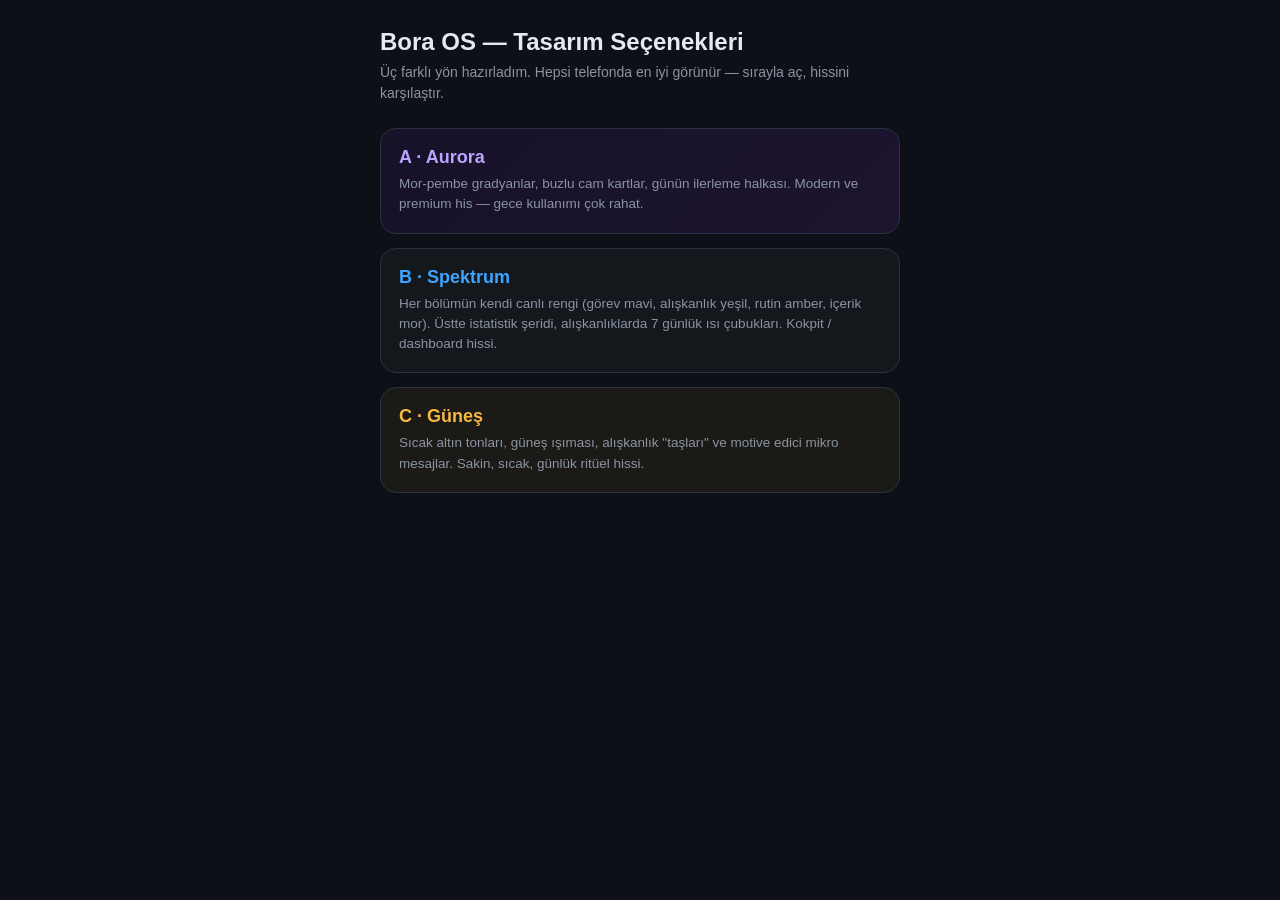
<file: mockups/index.html>
<!doctype html>
<html lang="tr">
<head>
<meta charset="utf-8">
<meta name="viewport" content="width=device-width, initial-scale=1">
<title>Bora OS — Tasarım Seçenekleri</title>
<style>
* { box-sizing: border-box; margin: 0; padding: 0; }
body { font-family: Arial, Helvetica, sans-serif; background: #0d1117; color: #e6e9ef; padding: 28px 18px; }
.wrap { max-width: 520px; margin: 0 auto; }
h1 { font-size: 24px; margin-bottom: 6px; }
p { color: #8b94a3; font-size: 14px; margin-bottom: 24px; line-height: 1.5; }
a.opt {
  display: block; text-decoration: none; color: inherit;
  border: 1px solid #2a3140; border-radius: 16px; padding: 18px; margin-bottom: 14px;
}
a.opt:active { opacity: 0.8; }
.opt h2 { font-size: 18px; margin-bottom: 6px; }
.opt .d { font-size: 13.5px; color: #8b94a3; line-height: 1.5; }
.a { background: linear-gradient(135deg, #161228, #1d1430); }
.a h2 { color: #b9a4ff; }
.b { background: #14171c; border-left: 4px solid #3da5ff; }
.b h2 { color: #3da5ff; }
.c { background: #1c1a16; }
.c h2 { color: #f5b942; }
</style>
</head>
<body>
<div class="wrap">
  <h1>Bora OS — Tasarım Seçenekleri</h1>
  <p>Üç farklı yön hazırladım. Hepsi telefonda en iyi görünür — sırayla aç, hissini karşılaştır.</p>

  <a class="opt a" href="a-aurora.html">
    <h2>A · Aurora</h2>
    <div class="d">Mor-pembe gradyanlar, buzlu cam kartlar, günün ilerleme halkası. Modern ve premium his — gece kullanımı çok rahat.</div>
  </a>

  <a class="opt b" href="b-spektrum.html">
    <h2>B · Spektrum</h2>
    <div class="d">Her bölümün kendi canlı rengi (görev mavi, alışkanlık yeşil, rutin amber, içerik mor). Üstte istatistik şeridi, alışkanlıklarda 7 günlük ısı çubukları. Kokpit / dashboard hissi.</div>
  </a>

  <a class="opt c" href="c-gunes.html">
    <h2>C · Güneş</h2>
    <div class="d">Sıcak altın tonları, güneş ışıması, alışkanlık "taşları" ve motive edici mikro mesajlar. Sakin, sıcak, günlük ritüel hissi.</div>
  </a>
</div>
</body>
</html>
</file>
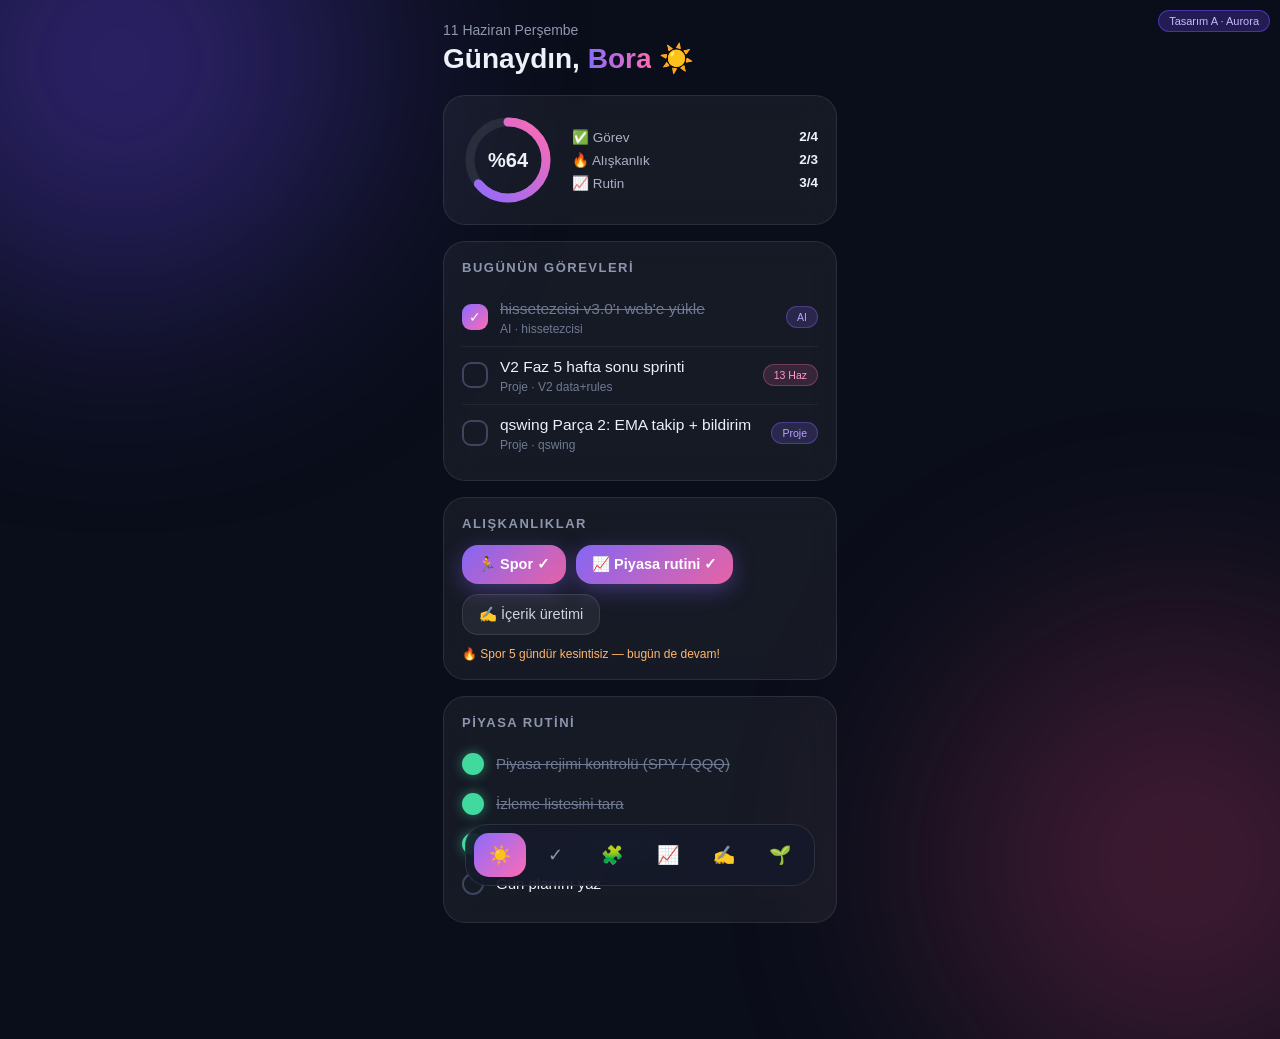
<file: mockups/a-aurora.html>
<!doctype html>
<html lang="tr">
<head>
<meta charset="utf-8">
<meta name="viewport" content="width=device-width, initial-scale=1">
<title>Tasarım A · Aurora — Bora OS</title>
<style>
* { box-sizing: border-box; margin: 0; padding: 0; }
body {
  font-family: Arial, Helvetica, sans-serif;
  background: #0a0e1a;
  color: #eef1f8;
  min-height: 100vh;
  position: relative;
  overflow-x: hidden;
}
/* arka plan ışımaları */
body::before, body::after {
  content: "";
  position: fixed;
  width: 480px; height: 480px;
  border-radius: 50%;
  filter: blur(120px);
  opacity: 0.35;
  z-index: 0;
  pointer-events: none;
}
body::before { background: #6d4aff; top: -180px; left: -120px; }
body::after { background: #ff4a8d; bottom: -200px; right: -140px; opacity: 0.22; }

.tag {
  position: fixed; top: 10px; right: 10px; z-index: 99;
  background: rgba(109,74,255,0.25); border: 1px solid rgba(109,74,255,0.5);
  color: #c9b8ff; font-size: 11px; padding: 4px 10px; border-radius: 99px;
}
.wrap { max-width: 430px; margin: 0 auto; padding: 22px 18px 100px; position: relative; z-index: 1; }

.hello { font-size: 14px; color: #8e96ad; }
h1 { font-size: 28px; margin: 4px 0 20px; }
h1 em { font-style: normal; background: linear-gradient(90deg, #8b6bff, #ff6bb3); -webkit-background-clip: text; background-clip: text; color: transparent; }

/* günün halkası */
.hero {
  display: flex; align-items: center; gap: 18px;
  background: rgba(255,255,255,0.05);
  border: 1px solid rgba(255,255,255,0.09);
  backdrop-filter: blur(14px);
  border-radius: 22px;
  padding: 18px;
  margin-bottom: 16px;
}
.ring { position: relative; width: 92px; height: 92px; }
.ring svg { transform: rotate(-90deg); }
.ring .pct {
  position: absolute; inset: 0; display: flex; align-items: center; justify-content: center;
  font-size: 20px; font-weight: bold;
}
.hero .stats { flex: 1; display: flex; flex-direction: column; gap: 7px; }
.stat { display: flex; justify-content: space-between; font-size: 13.5px; color: #aab2c7; }
.stat b { color: #eef1f8; }

.card {
  background: rgba(255,255,255,0.05);
  border: 1px solid rgba(255,255,255,0.09);
  backdrop-filter: blur(14px);
  border-radius: 22px;
  padding: 18px;
  margin-bottom: 16px;
}
.card h2 { font-size: 13px; letter-spacing: 1.5px; color: #8e96ad; margin-bottom: 14px; text-transform: uppercase; }

.task { display: flex; align-items: center; gap: 12px; padding: 10px 0; border-bottom: 1px solid rgba(255,255,255,0.06); }
.task:last-child { border-bottom: none; }
.ck {
  width: 26px; height: 26px; min-width: 26px; border-radius: 9px;
  border: 2px solid #3d465e; display: flex; align-items: center; justify-content: center;
  color: transparent; font-size: 14px;
}
.task.done .ck { background: linear-gradient(135deg, #8b6bff, #ff6bb3); border: none; color: #fff; }
.task.done .t { text-decoration: line-through; color: #707a93; }
.task .t { font-size: 15.5px; line-height: 1.35; }
.task .s { font-size: 12px; color: #707a93; margin-top: 2px; }
.pill {
  margin-left: auto; font-size: 10.5px; padding: 4px 10px; border-radius: 99px; white-space: nowrap;
  background: rgba(139,107,255,0.18); color: #b9a4ff; border: 1px solid rgba(139,107,255,0.35);
}
.pill.rose { background: rgba(255,107,179,0.14); color: #ff9cc8; border-color: rgba(255,107,179,0.3); }

/* alışkanlık çipleri */
.chips { display: flex; flex-wrap: wrap; gap: 10px; }
.chip {
  padding: 11px 16px; border-radius: 16px; font-size: 14.5px;
  background: rgba(255,255,255,0.06); border: 1px solid rgba(255,255,255,0.1); color: #cdd3e3;
}
.chip.on {
  background: linear-gradient(135deg, rgba(139,107,255,0.95), rgba(255,107,179,0.9));
  border: none; color: #fff; font-weight: bold;
  box-shadow: 0 6px 22px rgba(139,107,255,0.35);
}
.streak { font-size: 12px; color: #ffb86b; margin-top: 12px; }

/* rutin */
.rut { display: flex; align-items: center; gap: 12px; padding: 9px 0; font-size: 15px; }
.dotk { width: 22px; height: 22px; min-width: 22px; border-radius: 50%; border: 2px solid #3d465e; }
.rut.on .dotk { background: #41d99d; border-color: #41d99d; box-shadow: 0 0 12px rgba(65,217,157,0.5); }
.rut.on span { color: #707a93; text-decoration: line-through; }

.nav {
  position: fixed; bottom: 14px; left: 50%; transform: translateX(-50%);
  display: flex; gap: 4px; z-index: 50;
  background: rgba(20,25,42,0.85); backdrop-filter: blur(16px);
  border: 1px solid rgba(255,255,255,0.1); border-radius: 22px; padding: 8px;
}
.nav button {
  border: none; background: transparent; color: #8e96ad; font-size: 18px;
  width: 52px; height: 44px; border-radius: 15px; cursor: pointer;
}
.nav button.on { background: linear-gradient(135deg, #8b6bff, #ff6bb3); color: #fff; }
</style>
</head>
<body>
<div class="tag">Tasarım A · Aurora</div>
<div class="wrap">
  <div class="hello">11 Haziran Perşembe</div>
  <h1>Günaydın, <em>Bora</em> ☀️</h1>

  <div class="hero">
    <div class="ring">
      <svg width="92" height="92">
        <defs>
          <linearGradient id="g" x1="0" y1="0" x2="1" y2="1">
            <stop offset="0" stop-color="#8b6bff"/><stop offset="1" stop-color="#ff6bb3"/>
          </linearGradient>
        </defs>
        <circle cx="46" cy="46" r="38" stroke="rgba(255,255,255,0.08)" stroke-width="9" fill="none"/>
        <circle cx="46" cy="46" r="38" stroke="url(#g)" stroke-width="9" fill="none"
                stroke-linecap="round" stroke-dasharray="239" stroke-dashoffset="86"/>
      </svg>
      <div class="pct">%64</div>
    </div>
    <div class="stats">
      <div class="stat"><span>✅ Görev</span><b>2/4</b></div>
      <div class="stat"><span>🔥 Alışkanlık</span><b>2/3</b></div>
      <div class="stat"><span>📈 Rutin</span><b>3/4</b></div>
    </div>
  </div>

  <div class="card">
    <h2>Bugünün görevleri</h2>
    <div class="task done"><div class="ck">✓</div><div><div class="t">hissetezcisi v3.0'ı web'e yükle</div><div class="s">AI · hissetezcisi</div></div><span class="pill">AI</span></div>
    <div class="task"><div class="ck"></div><div><div class="t">V2 Faz 5 hafta sonu sprinti</div><div class="s">Proje · V2 data+rules</div></div><span class="pill rose">13 Haz</span></div>
    <div class="task"><div class="ck"></div><div><div class="t">qswing Parça 2: EMA takip + bildirim</div><div class="s">Proje · qswing</div></div><span class="pill">Proje</span></div>
  </div>

  <div class="card">
    <h2>Alışkanlıklar</h2>
    <div class="chips">
      <div class="chip on">🏃 Spor ✓</div>
      <div class="chip on">📈 Piyasa rutini ✓</div>
      <div class="chip">✍️ İçerik üretimi</div>
    </div>
    <div class="streak">🔥 Spor 5 gündür kesintisiz — bugün de devam!</div>
  </div>

  <div class="card">
    <h2>Piyasa rutini</h2>
    <div class="rut on"><div class="dotk"></div><span>Piyasa rejimi kontrolü (SPY / QQQ)</span></div>
    <div class="rut on"><div class="dotk"></div><span>İzleme listesini tara</span></div>
    <div class="rut on"><div class="dotk"></div><span>Haber ve earnings takvimi</span></div>
    <div class="rut"><div class="dotk"></div><span>Gün planını yaz</span></div>
  </div>
</div>

<div class="nav">
  <button class="on">☀️</button><button>✓</button><button>🧩</button><button>📈</button><button>✍️</button><button>🌱</button>
</div>
</body>
</html>
</file>
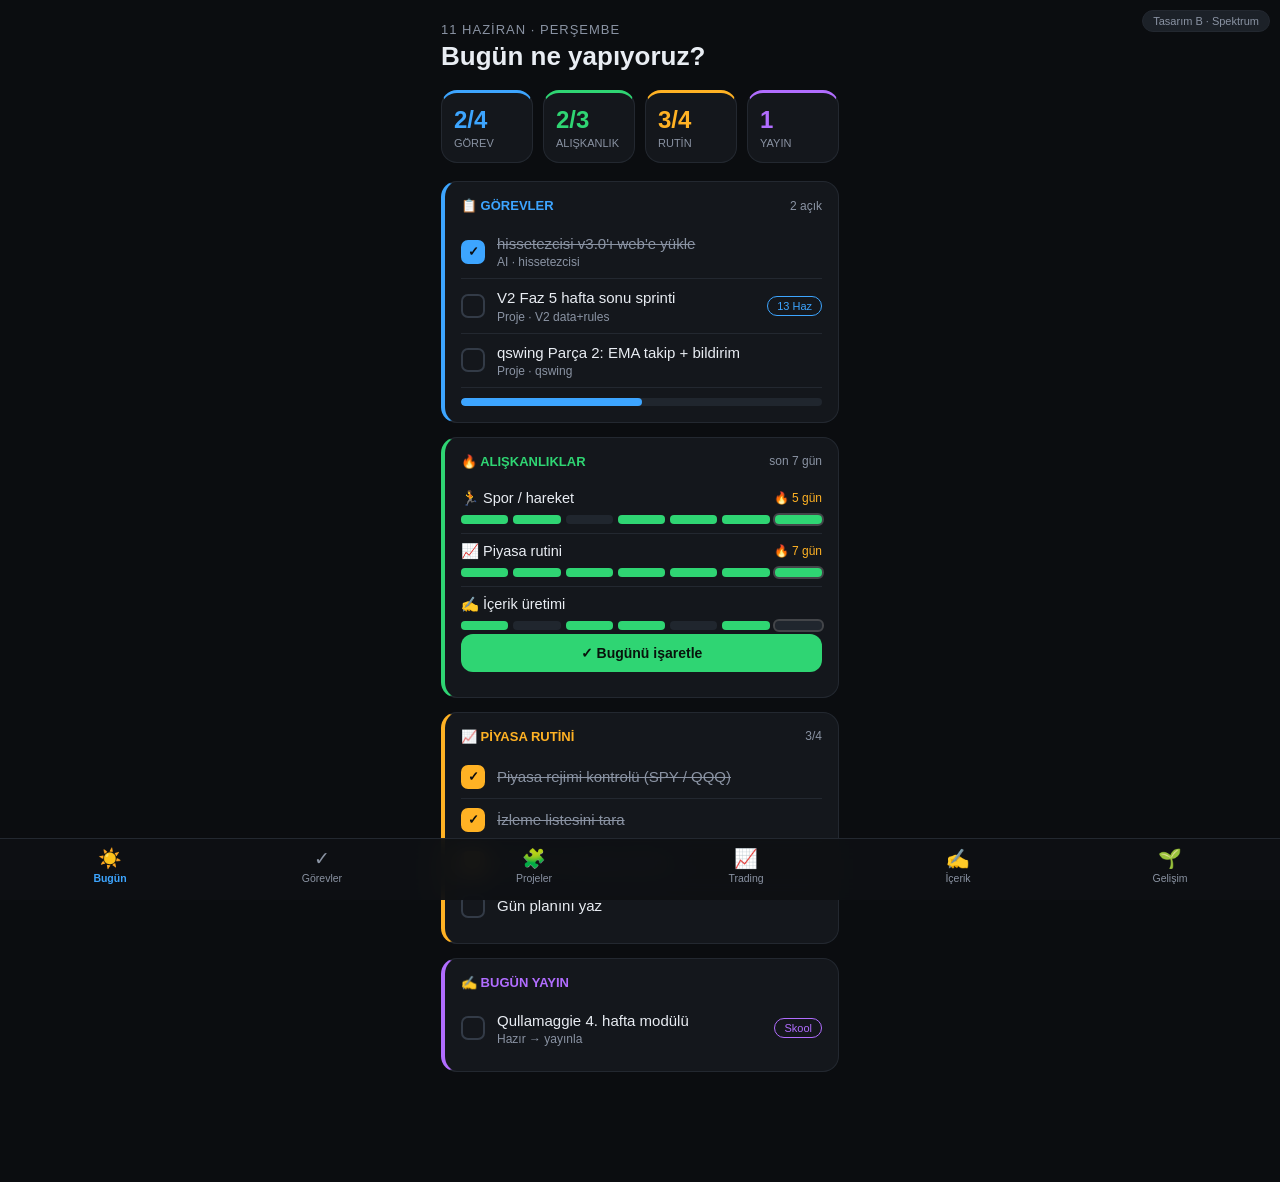
<file: mockups/b-spektrum.html>
<!doctype html>
<html lang="tr">
<head>
<meta charset="utf-8">
<meta name="viewport" content="width=device-width, initial-scale=1">
<title>Tasarım B · Spektrum — Bora OS</title>
<style>
* { box-sizing: border-box; margin: 0; padding: 0; }
:root {
  --bg: #0b0d10;
  --card: #14171c;
  --line: #232830;
  --txt: #e9edf3;
  --mut: #8a93a3;
  --gorev: #3da5ff;   /* mavi */
  --aliskanlik: #2fd573; /* yeşil */
  --rutin: #ffb224;   /* amber */
  --icerik: #b16dff;  /* mor */
}
body { font-family: Arial, Helvetica, sans-serif; background: var(--bg); color: var(--txt); }
.tag {
  position: fixed; top: 10px; right: 10px; z-index: 99;
  background: #1c2128; border: 1px solid var(--line);
  color: var(--mut); font-size: 11px; padding: 4px 10px; border-radius: 99px;
}
.wrap { max-width: 430px; margin: 0 auto; padding: 22px 16px 96px; }
.date { font-size: 13px; color: var(--mut); letter-spacing: 1px; text-transform: uppercase; }
h1 { font-size: 26px; margin: 4px 0 18px; }

/* üst istatistik şeridi */
.stats { display: flex; gap: 10px; margin-bottom: 18px; }
.stat {
  flex: 1; border-radius: 16px; padding: 13px 12px;
  background: var(--card); border: 1px solid var(--line);
  border-top: 3px solid var(--c);
}
.stat .n { font-size: 24px; font-weight: bold; color: var(--c); }
.stat .l { font-size: 11px; color: var(--mut); margin-top: 3px; }

.sec {
  background: var(--card); border: 1px solid var(--line);
  border-left: 4px solid var(--c);
  border-radius: 16px; padding: 16px; margin-bottom: 14px;
}
.sec h2 { font-size: 13px; color: var(--c); margin-bottom: 12px; display: flex; align-items: center; gap: 8px; }
.sec h2 .cnt { margin-left: auto; color: var(--mut); font-weight: normal; font-size: 12px; }

.row { display: flex; align-items: center; gap: 12px; padding: 9px 0; border-bottom: 1px solid var(--line); }
.row:last-child { border-bottom: none; }
.ck {
  width: 24px; height: 24px; min-width: 24px; border-radius: 7px;
  border: 2px solid #333b47; display: flex; align-items: center; justify-content: center;
  font-size: 13px; color: transparent;
}
.row.done .ck { background: var(--c); border-color: var(--c); color: #0b0d10; font-weight: bold; }
.row.done .t { text-decoration: line-through; color: var(--mut); }
.row .t { font-size: 15px; line-height: 1.35; }
.row .s { font-size: 12px; color: var(--mut); margin-top: 1px; }
.due { margin-left: auto; font-size: 11px; color: var(--c); border: 1px solid var(--c); border-radius: 99px; padding: 3px 9px; white-space: nowrap; }
.due.late { color: #ff5d5d; border-color: #ff5d5d; }

/* alışkanlık ısı haritası */
.hab { padding: 9px 0; border-bottom: 1px solid var(--line); }
.hab:last-child { border-bottom: none; }
.hab .top { display: flex; align-items: center; gap: 8px; font-size: 14.5px; }
.hab .fire { margin-left: auto; font-size: 12px; color: var(--rutin); }
.week { display: flex; gap: 5px; margin-top: 8px; }
.d { flex: 1; height: 9px; border-radius: 4px; background: #20262e; }
.d.on { background: var(--aliskanlik); }
.d.today { outline: 2px solid #fff3; }
.btn {
  display: inline-block; margin-top: 4px; width: 100%;
  background: var(--aliskanlik); color: #08130c; font-weight: bold;
  text-align: center; padding: 11px; border-radius: 12px; font-size: 14px;
}

/* ilerleme barı */
.bar { height: 8px; border-radius: 99px; background: #20262e; margin-top: 10px; overflow: hidden; }
.bar div { height: 100%; border-radius: 99px; background: var(--c); }

.nav {
  position: fixed; bottom: 0; left: 0; right: 0; display: flex;
  background: #0e1114ee; backdrop-filter: blur(12px); border-top: 1px solid var(--line);
  padding: 8px 4px 16px;
}
.nav a { flex: 1; text-align: center; font-size: 10.5px; color: var(--mut); text-decoration: none; }
.nav a span { display: block; font-size: 19px; margin-bottom: 2px; }
.nav a.on { color: var(--ac); font-weight: bold; }
</style>
</head>
<body>
<div class="tag">Tasarım B · Spektrum</div>
<div class="wrap">
  <div class="date">11 Haziran · Perşembe</div>
  <h1>Bugün ne yapıyoruz?</h1>

  <div class="stats">
    <div class="stat" style="--c:var(--gorev)"><div class="n">2/4</div><div class="l">GÖREV</div></div>
    <div class="stat" style="--c:var(--aliskanlik)"><div class="n">2/3</div><div class="l">ALIŞKANLIK</div></div>
    <div class="stat" style="--c:var(--rutin)"><div class="n">3/4</div><div class="l">RUTİN</div></div>
    <div class="stat" style="--c:var(--icerik)"><div class="n">1</div><div class="l">YAYIN</div></div>
  </div>

  <div class="sec" style="--c:var(--gorev)">
    <h2>📋 GÖREVLER <span class="cnt">2 açık</span></h2>
    <div class="row done"><div class="ck">✓</div><div><div class="t">hissetezcisi v3.0'ı web'e yükle</div><div class="s">AI · hissetezcisi</div></div></div>
    <div class="row"><div class="ck"></div><div><div class="t">V2 Faz 5 hafta sonu sprinti</div><div class="s">Proje · V2 data+rules</div></div><span class="due">13 Haz</span></div>
    <div class="row"><div class="ck"></div><div><div class="t">qswing Parça 2: EMA takip + bildirim</div><div class="s">Proje · qswing</div></div></div>
    <div class="bar"><div style="width:50%"></div></div>
  </div>

  <div class="sec" style="--c:var(--aliskanlik)">
    <h2>🔥 ALIŞKANLIKLAR <span class="cnt">son 7 gün</span></h2>
    <div class="hab">
      <div class="top">🏃 Spor / hareket <span class="fire">🔥 5 gün</span></div>
      <div class="week"><div class="d on"></div><div class="d on"></div><div class="d"></div><div class="d on"></div><div class="d on"></div><div class="d on"></div><div class="d on today"></div></div>
    </div>
    <div class="hab">
      <div class="top">📈 Piyasa rutini <span class="fire">🔥 7 gün</span></div>
      <div class="week"><div class="d on"></div><div class="d on"></div><div class="d on"></div><div class="d on"></div><div class="d on"></div><div class="d on"></div><div class="d on today"></div></div>
    </div>
    <div class="hab">
      <div class="top">✍️ İçerik üretimi</div>
      <div class="week"><div class="d on"></div><div class="d"></div><div class="d on"></div><div class="d on"></div><div class="d"></div><div class="d on"></div><div class="d today"></div></div>
      <div class="btn">✓ Bugünü işaretle</div>
    </div>
  </div>

  <div class="sec" style="--c:var(--rutin)">
    <h2>📈 PİYASA RUTİNİ <span class="cnt">3/4</span></h2>
    <div class="row done"><div class="ck">✓</div><div class="t">Piyasa rejimi kontrolü (SPY / QQQ)</div></div>
    <div class="row done"><div class="ck">✓</div><div class="t">İzleme listesini tara</div></div>
    <div class="row done"><div class="ck">✓</div><div class="t">Haber ve earnings takvimi</div></div>
    <div class="row"><div class="ck"></div><div class="t">Gün planını yaz</div></div>
  </div>

  <div class="sec" style="--c:var(--icerik)">
    <h2>✍️ BUGÜN YAYIN</h2>
    <div class="row"><div class="ck"></div><div><div class="t">Qullamaggie 4. hafta modülü</div><div class="s">Hazır → yayınla</div></div><span class="due">Skool</span></div>
  </div>
</div>

<div class="nav">
  <a class="on" style="--ac:#3da5ff"><span>☀️</span>Bugün</a>
  <a><span>✓</span>Görevler</a>
  <a><span>🧩</span>Projeler</a>
  <a><span>📈</span>Trading</a>
  <a><span>✍️</span>İçerik</a>
  <a><span>🌱</span>Gelişim</a>
</div>
</body>
</html>
</file>
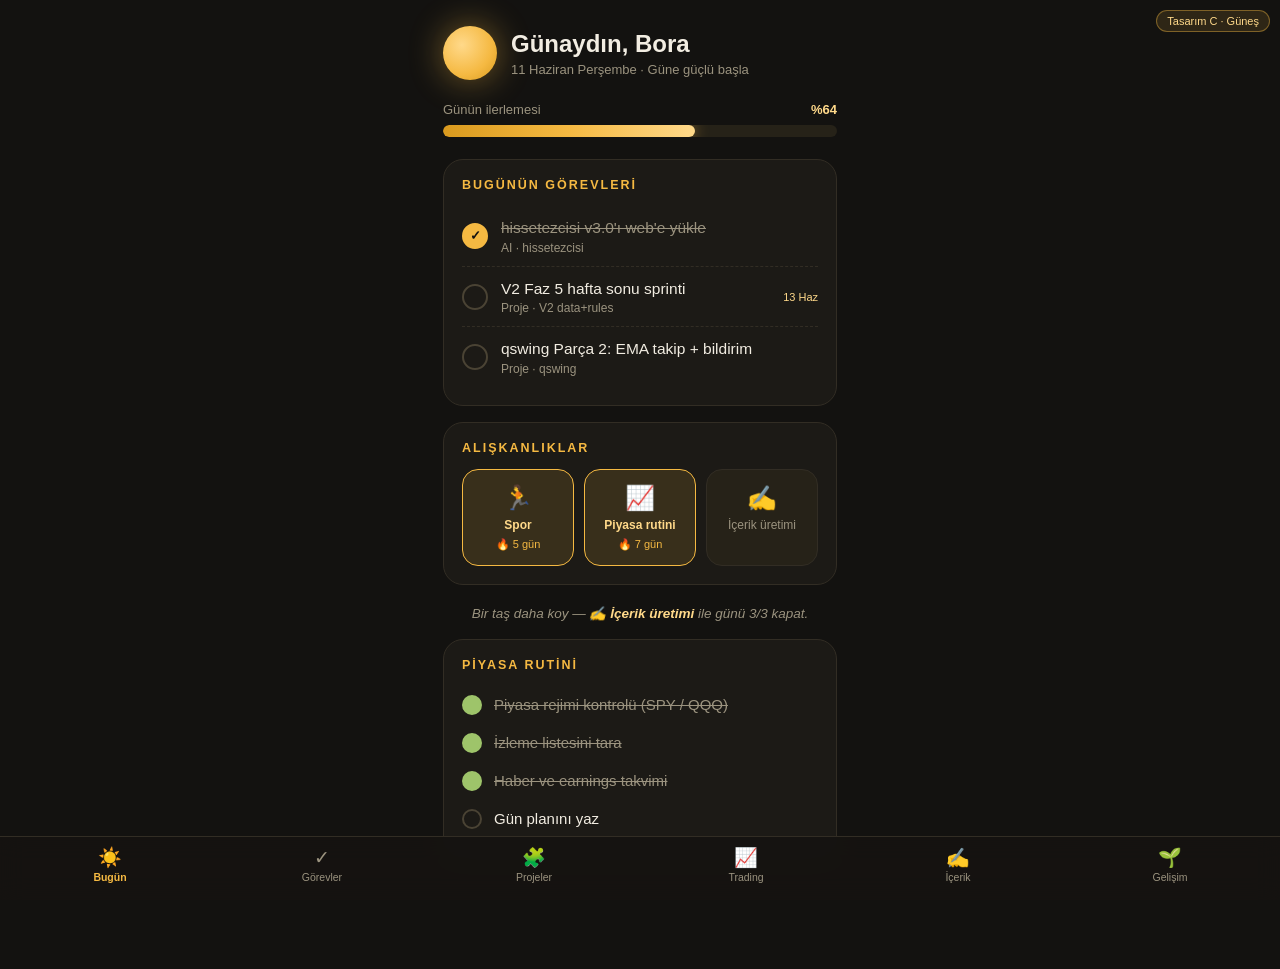
<file: mockups/c-gunes.html>
<!doctype html>
<html lang="tr">
<head>
<meta charset="utf-8">
<meta name="viewport" content="width=device-width, initial-scale=1">
<title>Tasarım C · Güneş — Bora OS</title>
<style>
* { box-sizing: border-box; margin: 0; padding: 0; }
:root {
  --bg: #131210;
  --card: #1c1a16;
  --card2: #262218;
  --line: #322d24;
  --txt: #f2ede2;
  --mut: #9b937f;
  --gold: #f5b942;
  --gold2: #ffd98a;
  --green: #9ec46a;
}
body { font-family: Arial, Helvetica, sans-serif; background: var(--bg); color: var(--txt); }
.tag {
  position: fixed; top: 10px; right: 10px; z-index: 99;
  background: rgba(245,185,66,0.12); border: 1px solid rgba(245,185,66,0.4);
  color: var(--gold2); font-size: 11px; padding: 4px 10px; border-radius: 99px;
}
.wrap { max-width: 430px; margin: 0 auto; padding: 26px 18px 96px; }

.greet { display: flex; align-items: center; gap: 14px; margin-bottom: 22px; }
.sun {
  width: 54px; height: 54px; border-radius: 50%;
  background: radial-gradient(circle at 35% 35%, #ffd98a, #f5b942 60%, #d99a1e);
  box-shadow: 0 0 34px rgba(245,185,66,0.45);
}
.greet h1 { font-size: 24px; line-height: 1.25; }
.greet .d { font-size: 13px; color: var(--mut); margin-top: 3px; }

/* gün ilerlemesi */
.daybar { margin-bottom: 22px; }
.daybar .lbl { display: flex; justify-content: space-between; font-size: 13px; color: var(--mut); margin-bottom: 8px; }
.daybar .lbl b { color: var(--gold2); }
.track { height: 12px; border-radius: 99px; background: var(--card2); overflow: hidden; }
.track div {
  height: 100%; width: 64%; border-radius: 99px;
  background: linear-gradient(90deg, #d99a1e, #f5b942, #ffd98a);
  box-shadow: 0 0 14px rgba(245,185,66,0.5);
}

.card {
  background: var(--card); border: 1px solid var(--line);
  border-radius: 20px; padding: 18px; margin-bottom: 16px;
}
.card h2 { font-size: 12.5px; letter-spacing: 2px; color: var(--gold); margin-bottom: 14px; }

.task { display: flex; align-items: center; gap: 13px; padding: 11px 0; border-bottom: 1px dashed var(--line); }
.task:last-child { border-bottom: none; }
.ck {
  width: 26px; height: 26px; min-width: 26px; border-radius: 50%;
  border: 2px solid #4a4334; color: transparent;
  display: flex; align-items: center; justify-content: center; font-size: 13px;
}
.task.done .ck { background: var(--gold); border-color: var(--gold); color: #131210; font-weight: bold; }
.task.done .t { color: var(--mut); text-decoration: line-through; }
.task .t { font-size: 15.5px; line-height: 1.4; }
.task .s { font-size: 12px; color: var(--mut); margin-top: 2px; }
.tag2 { margin-left: auto; font-size: 11px; color: var(--gold2); white-space: nowrap; }

/* alışkanlık taşları */
.stones { display: flex; gap: 10px; }
.stone {
  flex: 1; text-align: center; padding: 14px 6px; border-radius: 16px;
  background: var(--card2); border: 1px solid var(--line);
}
.stone .e { font-size: 24px; }
.stone .n { font-size: 12px; color: var(--mut); margin-top: 6px; line-height: 1.3; }
.stone.on { background: rgba(245,185,66,0.13); border-color: var(--gold); }
.stone.on .n { color: var(--gold2); font-weight: bold; }
.stone .f { font-size: 11px; color: var(--gold); margin-top: 4px; }

.quote {
  text-align: center; font-size: 13.5px; color: var(--mut);
  font-style: italic; padding: 4px 12px 18px;
}
.quote b { color: var(--gold2); }

.rut { display: flex; align-items: center; gap: 12px; padding: 9px 0; font-size: 15px; }
.dotk { width: 20px; height: 20px; min-width: 20px; border-radius: 50%; border: 2px solid #4a4334; }
.rut.on .dotk { background: var(--green); border-color: var(--green); }
.rut.on span { color: var(--mut); text-decoration: line-through; }

.nav {
  position: fixed; bottom: 0; left: 0; right: 0; display: flex;
  background: #161411f2; backdrop-filter: blur(12px); border-top: 1px solid var(--line);
  padding: 9px 4px 17px;
}
.nav a { flex: 1; text-align: center; font-size: 10.5px; color: var(--mut); text-decoration: none; }
.nav a span { display: block; font-size: 19px; margin-bottom: 2px; }
.nav a.on { color: var(--gold); font-weight: bold; }
</style>
</head>
<body>
<div class="tag">Tasarım C · Güneş</div>
<div class="wrap">
  <div class="greet">
    <div class="sun"></div>
    <div>
      <h1>Günaydın, Bora</h1>
      <div class="d">11 Haziran Perşembe · Güne güçlü başla</div>
    </div>
  </div>

  <div class="daybar">
    <div class="lbl"><span>Günün ilerlemesi</span><b>%64</b></div>
    <div class="track"><div></div></div>
  </div>

  <div class="card">
    <h2>BUGÜNÜN GÖREVLERİ</h2>
    <div class="task done"><div class="ck">✓</div><div><div class="t">hissetezcisi v3.0'ı web'e yükle</div><div class="s">AI · hissetezcisi</div></div></div>
    <div class="task"><div class="ck"></div><div><div class="t">V2 Faz 5 hafta sonu sprinti</div><div class="s">Proje · V2 data+rules</div></div><span class="tag2">13 Haz</span></div>
    <div class="task"><div class="ck"></div><div><div class="t">qswing Parça 2: EMA takip + bildirim</div><div class="s">Proje · qswing</div></div></div>
  </div>

  <div class="card">
    <h2>ALIŞKANLIKLAR</h2>
    <div class="stones">
      <div class="stone on"><div class="e">🏃</div><div class="n">Spor</div><div class="f">🔥 5 gün</div></div>
      <div class="stone on"><div class="e">📈</div><div class="n">Piyasa rutini</div><div class="f">🔥 7 gün</div></div>
      <div class="stone"><div class="e">✍️</div><div class="n">İçerik üretimi</div></div>
    </div>
  </div>

  <div class="quote">Bir taş daha koy — <b>✍️ İçerik üretimi</b> ile günü 3/3 kapat.</div>

  <div class="card">
    <h2>PİYASA RUTİNİ</h2>
    <div class="rut on"><div class="dotk"></div><span>Piyasa rejimi kontrolü (SPY / QQQ)</span></div>
    <div class="rut on"><div class="dotk"></div><span>İzleme listesini tara</span></div>
    <div class="rut on"><div class="dotk"></div><span>Haber ve earnings takvimi</span></div>
    <div class="rut"><div class="dotk"></div><span>Gün planını yaz</span></div>
  </div>
</div>

<div class="nav">
  <a class="on"><span>☀️</span>Bugün</a>
  <a><span>✓</span>Görevler</a>
  <a><span>🧩</span>Projeler</a>
  <a><span>📈</span>Trading</a>
  <a><span>✍️</span>İçerik</a>
  <a><span>🌱</span>Gelişim</a>
</div>
</body>
</html>
</file>
